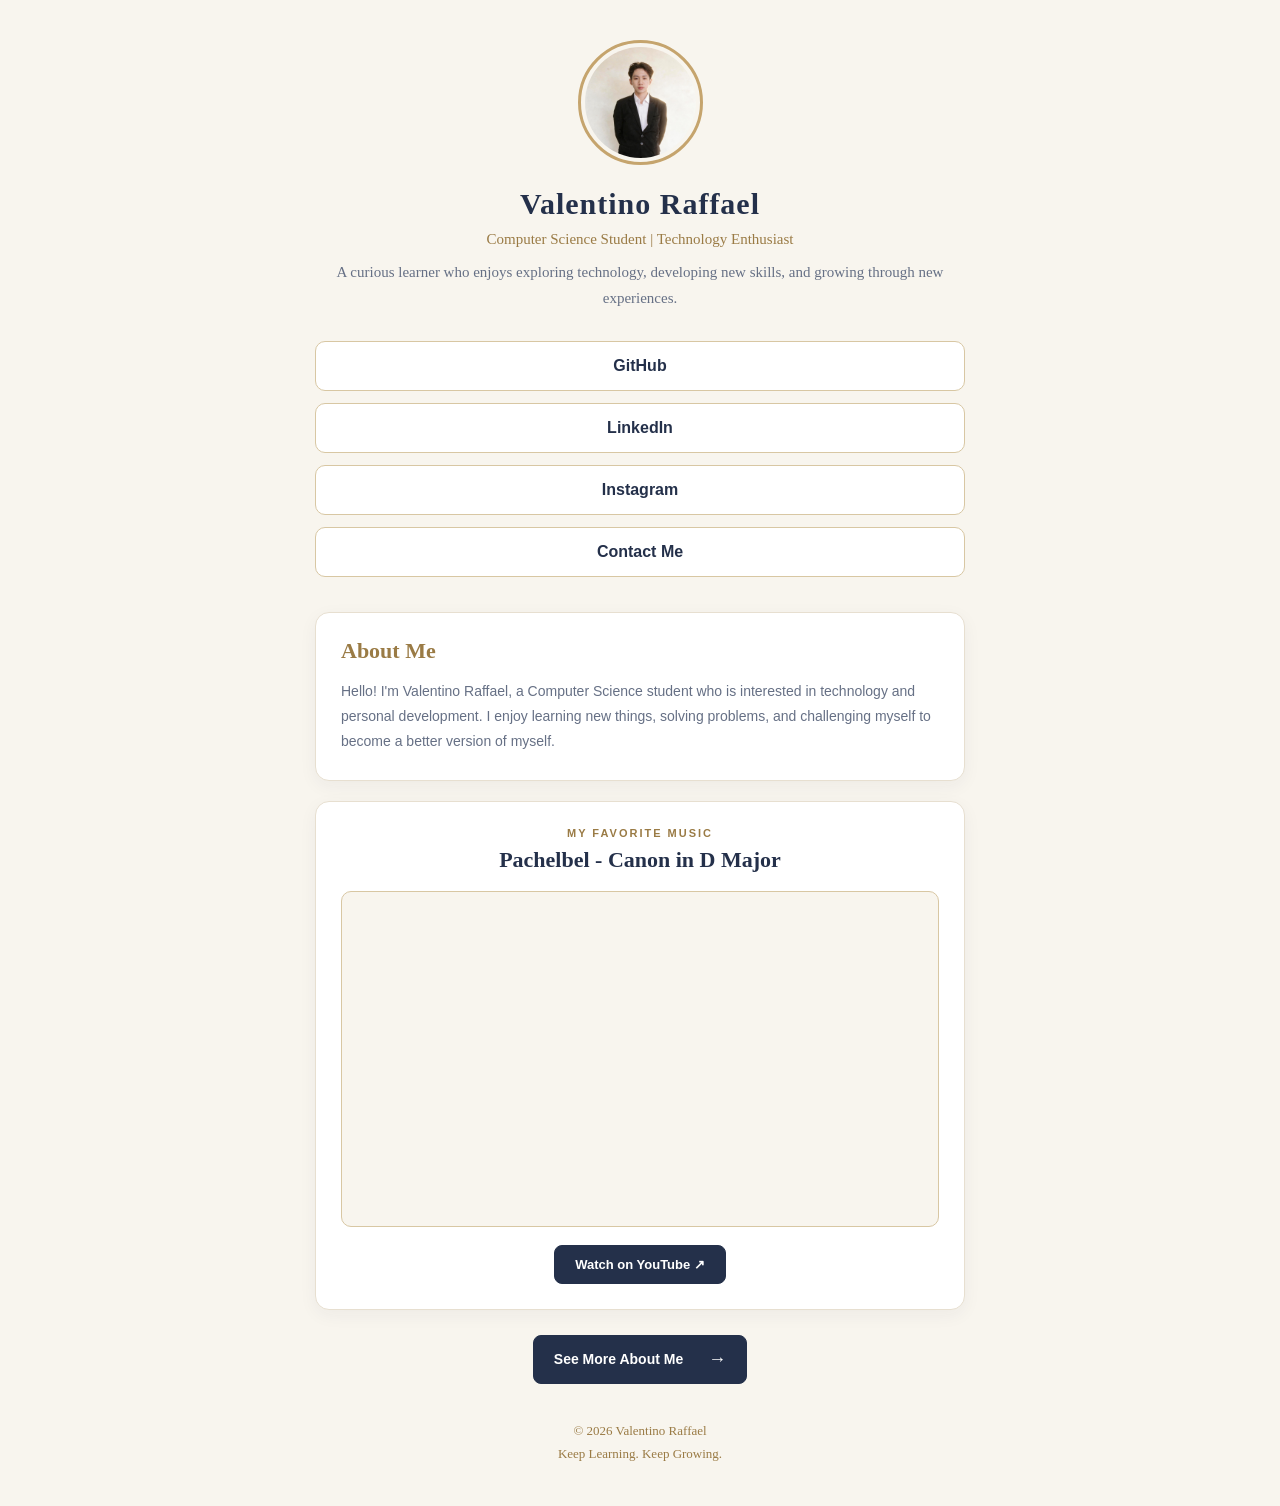
<file: index.html>
<!DOCTYPE html>
<html lang="en">

<head>
    <meta charset="UTF-8">
    <meta name="viewport" content="width=device-width, initial-scale=1.0">
    <title>Valentino Raffael | Personal Linktree</title>
    <link rel="stylesheet" href="styleval.css">
</head>
<body>
    <div class="container">
        <div class="profile">
            <img
                src="Valentino 1 (1).jpeg"
                alt="Foto Profil Valentino Raffael"
            >
            <h1>Valentino Raffael</h1>
            <p class="description">
                Computer Science Student | Technology Enthusiast
            </p>
            <p class="bio">
                A curious learner who enjoys exploring technology,
                developing new skills, and growing through new experiences.
            </p>
        </div>
        <div class="links">
            <a
                href="https://github.com/Valnrap/Pemrograman-Berbasis-Web-PBW-"
                target="_blank"
            >
                GitHub
            </a>
            <a
                href="https://www.linkedin.com/in/valentino-raffael-7995462a1"
                target="_blank"
            >
                LinkedIn
            </a>
            <a
                href="https://www.instagram.com/valentinoraffael_"
                target="_blank"
            >
                Instagram
            </a>
            <a href="mailto:valentinoraffael7@gmail.com">
                Contact Me
            </a>
        </div>
        <section class="card">
            <h2>About Me</h2>
            <p>
                Hello! I'm Valentino Raffael, a Computer Science student
                who is interested in technology and personal development.
                I enjoy learning new things, solving problems, and
                challenging myself to become a better version of myself.
            </p>
        </section>
       <section class="music-section">

    <p class="music-label">
        MY FAVORITE MUSIC
    </p>

    <h2>
        Pachelbel - Canon in D Major
    </h2>

    <div class="music-box">

        <iframe
            src="https://www.youtube.com/embed/9nX_ReyaetE"
            title="Pachelbel - Canon in D Major"
            allow="accelerometer; autoplay; clipboard-write; encrypted-media; gyroscope; picture-in-picture; web-share"
            allowfullscreen>
        </iframe>

    </div>

    <a
        href="https://youtu.be/9nX_ReyaetE?si=eCO3o9AVjckGsjWp"
        target="_blank"
        class="youtube-button"
    >
        Watch on YouTube ↗
    </a>

        </section>
        <div class="next-page">
            <a href="connect.html" class="next-button">
                See More About Me
                <span>→</span>
            </a>
        </div>
        <footer>
            <p>© 2026 Valentino Raffael</p>
            <p>Keep Learning. Keep Growing.</p>
        </footer>
    </div>
</body>
</html>
</file>
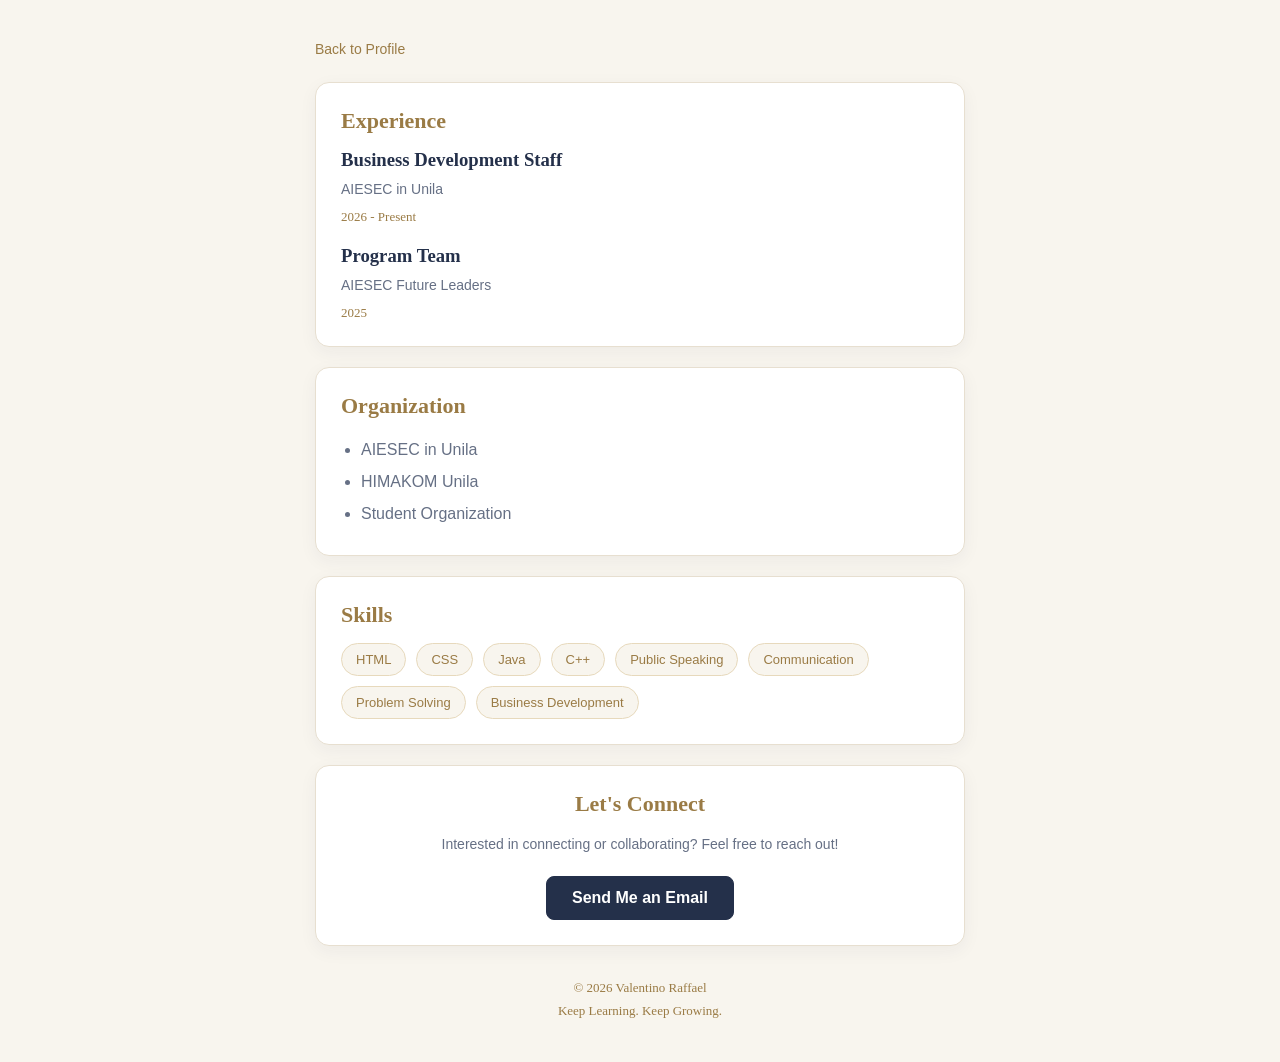
<file: connect.html>
<!DOCTYPE html>
<html lang="en">

<head>
    <meta charset="UTF-8">
    <meta name="viewport" content="width=device-width, initial-scale=1.0">

    <title>Valentino Raffael | More About Me</title>

    <link rel="stylesheet" href="styleval.css">
</head>

<body>

    <div class="container">

        <a href="index.html" class="back-button">
            Back to Profile
        </a>
        <section class="card">
            <h2>Experience</h2>
            <div class="item">
                <h3>Business Development Staff</h3>
                <p>
                    AIESEC in Unila
                </p>
                <span>
                    2026 - Present
                </span>

            </div>


            <div class="item">

                <h3>Program Team</h3>

                <p>
                    AIESEC Future Leaders
                </p>

                <span>
                    2025
                </span>

            </div>

        </section>

        <section class="card">

            <h2>Organization</h2>

            <ul>

                <li>AIESEC in Unila</li>

                <li>HIMAKOM Unila</li>

                <li>Student Organization</li>

            </ul>

        </section>

        <section class="card">

            <h2>Skills</h2>

            <div class="skills">

                <span>HTML</span>

                <span>CSS</span>

                <span>Java</span>

                <span>C++</span>

                <span>Public Speaking</span>

                <span>Communication</span>

                <span>Problem Solving</span>

                <span>Business Development</span>
            </div>
        </section>

        <section class="card contact">
            <h2>Let's Connect</h2>
            <p>
                Interested in connecting or collaborating?
                Feel free to reach out!
            </p>
            <a
                href="mailto:valentinoraffael7@gmail.com"
                class="contact-button"
            >
                Send Me an Email
            </a>

        </section>
        <footer>
            <p>© 2026 Valentino Raffael</p>
            <p>Keep Learning. Keep Growing.</p>
        </footer>
    </div>
</body>
</html>
</file>
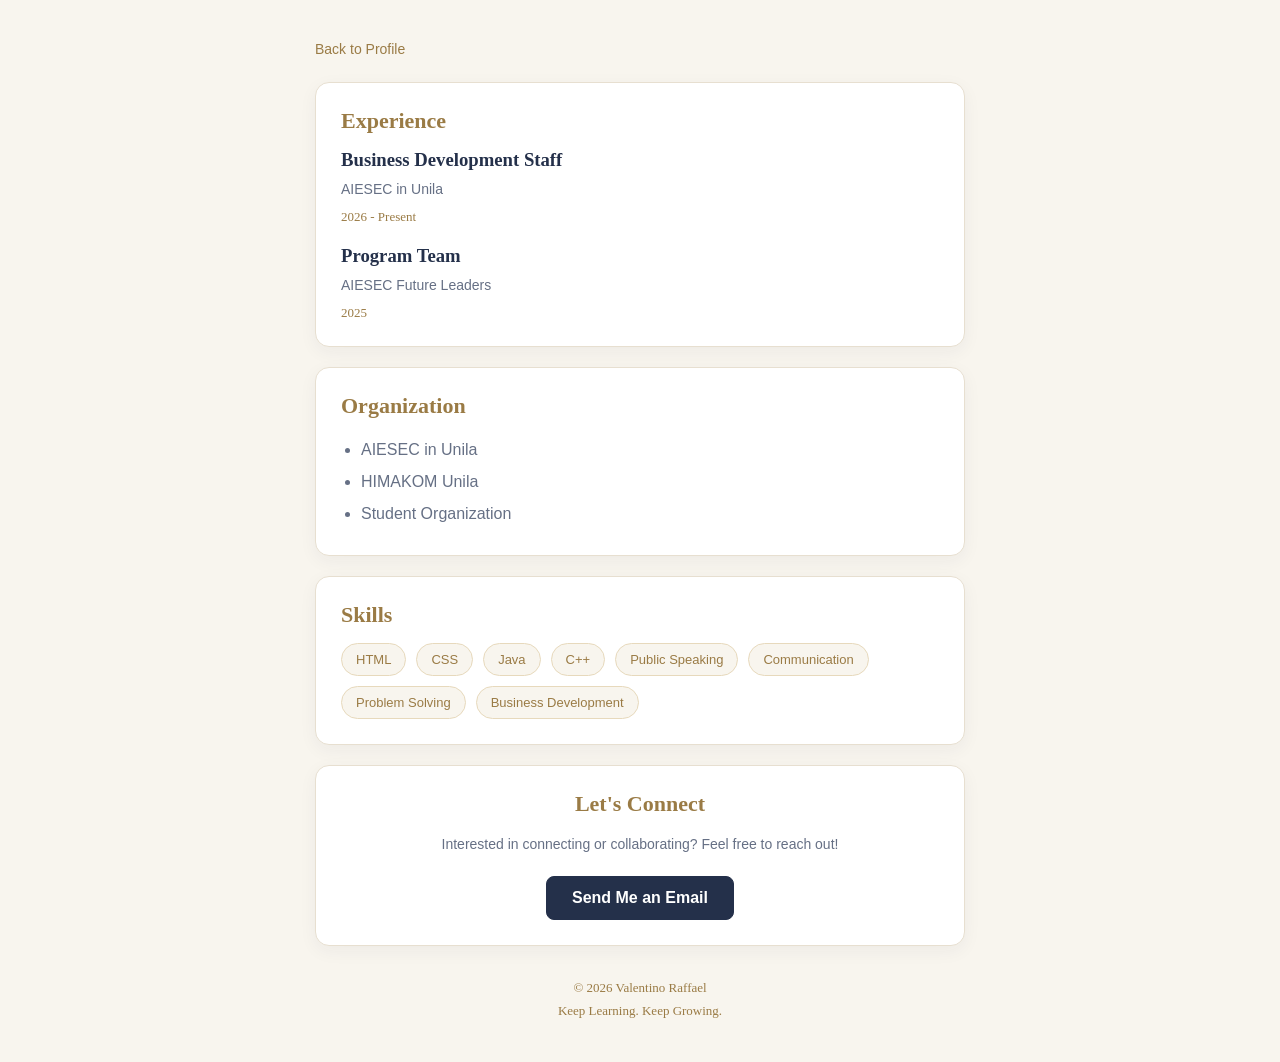
<file: connects.html>
<!DOCTYPE html>
<html lang="en">

<head>
    <meta charset="UTF-8">
    <meta name="viewport" content="width=device-width, initial-scale=1.0">

    <title>Valentino Raffael | More About Me</title>

    <link rel="stylesheet" href="styleval.css">
</head>

<body>

    <div class="container">

        <a href="indexs.html" class="back-button">
            Back to Profile
        </a>
        <section class="card">
            <h2>Experience</h2>
            <div class="item">
                <h3>Business Development Staff</h3>
                <p>
                    AIESEC in Unila
                </p>
                <span>
                    2026 - Present
                </span>

            </div>


            <div class="item">

                <h3>Program Team</h3>

                <p>
                    AIESEC Future Leaders
                </p>

                <span>
                    2025
                </span>

            </div>

        </section>

        <section class="card">

            <h2>Organization</h2>

            <ul>

                <li>AIESEC in Unila</li>

                <li>HIMAKOM Unila</li>

                <li>Student Organization</li>

            </ul>

        </section>

        <section class="card">

            <h2>Skills</h2>

            <div class="skills">

                <span>HTML</span>

                <span>CSS</span>

                <span>Java</span>

                <span>C++</span>

                <span>Public Speaking</span>

                <span>Communication</span>

                <span>Problem Solving</span>

                <span>Business Development</span>
            </div>
        </section>

        <section class="card contact">
            <h2>Let's Connect</h2>
            <p>
                Interested in connecting or collaborating?
                Feel free to reach out!
            </p>
            <a
                href="mailto:valentinoraffael7@gmail.com"
                class="contact-button"
            >
                Send Me an Email
            </a>

        </section>
        <footer>
            <p>© 2026 Valentino Raffael</p>
            <p>Keep Learning. Keep Growing.</p>
        </footer>
    </div>
</body>
</html>
</file>
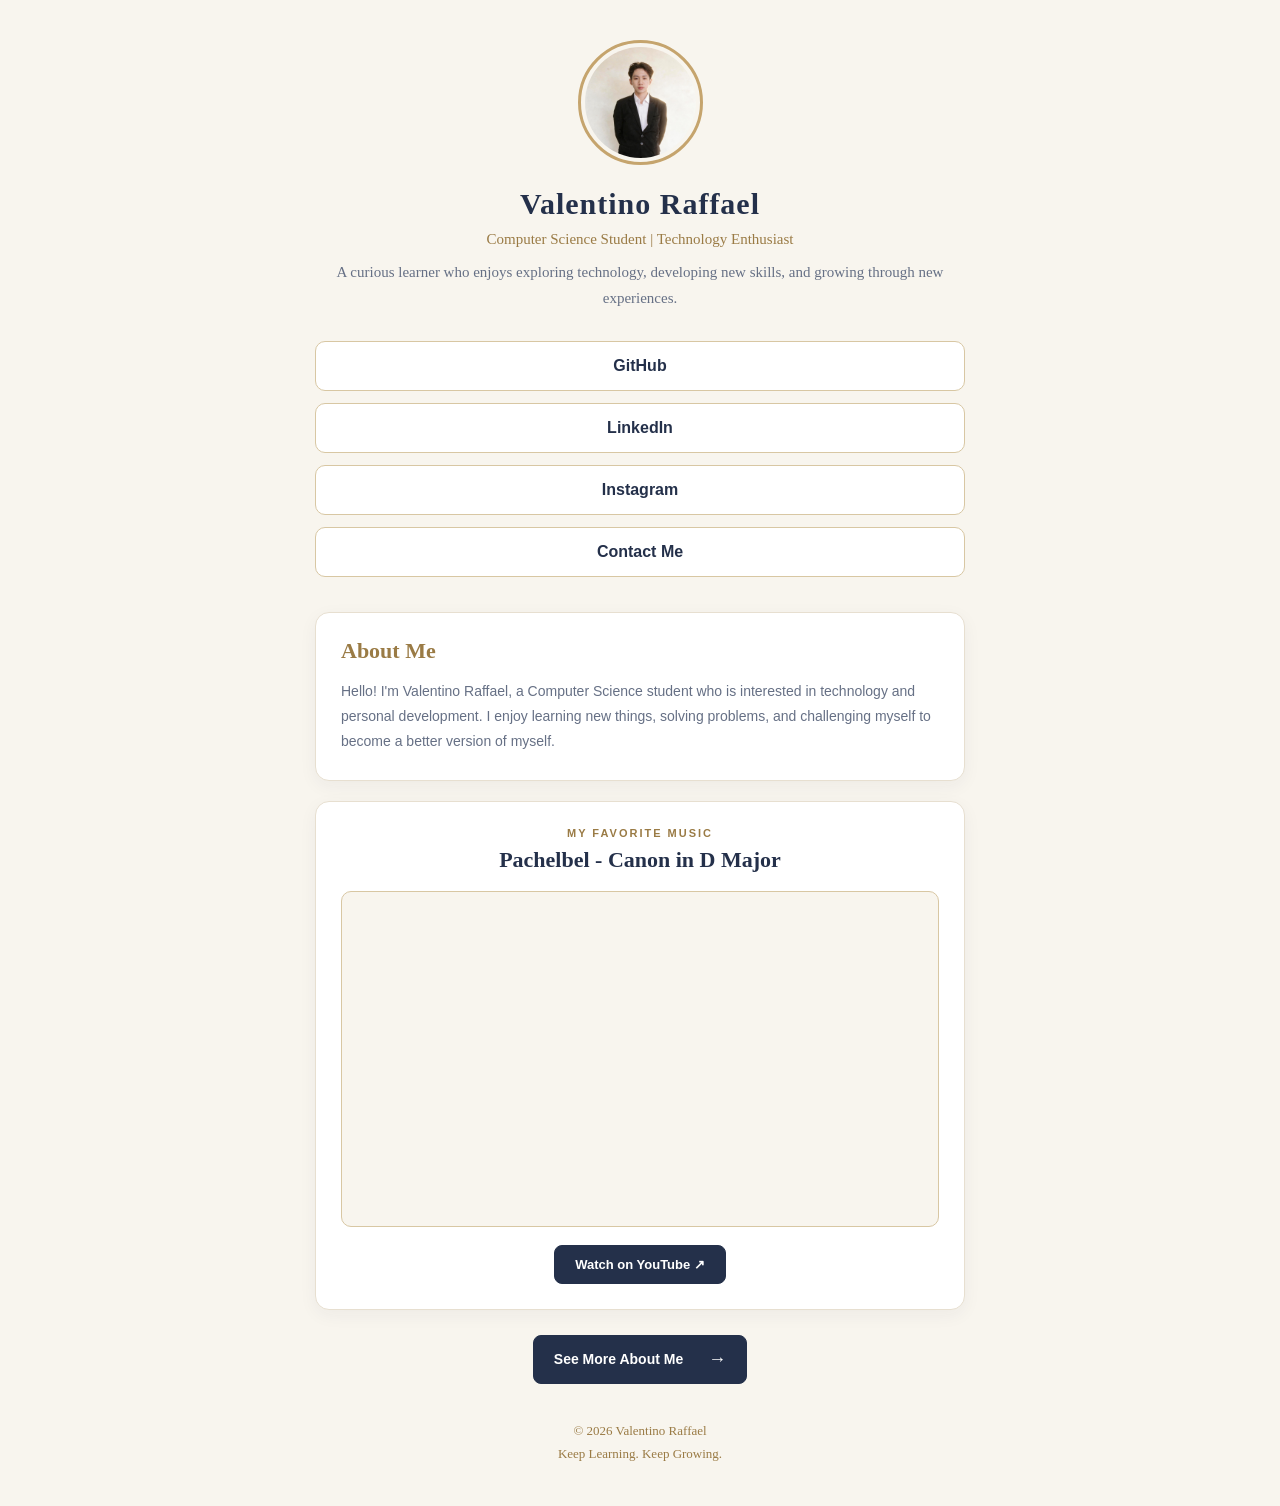
<file: indexs.html>
<!DOCTYPE html>
<html lang="en">

<head>
    <meta charset="UTF-8">
    <meta name="viewport" content="width=device-width, initial-scale=1.0">
    <title>Valentino Raffael | Personal Linktree</title>
    <link rel="stylesheet" href="styleval.css">
</head>
<body>
    <div class="container">
        <div class="profile">
            <img
                src="Valentino 1 (1).jpeg"
                alt="Foto Profil Valentino Raffael"
            >
            <h1>Valentino Raffael</h1>
            <p class="description">
                Computer Science Student | Technology Enthusiast
            </p>
            <p class="bio">
                A curious learner who enjoys exploring technology,
                developing new skills, and growing through new experiences.
            </p>
        </div>
        <div class="links">
            <a
                href="https://github.com/Valnrap/Pemrograman-Berbasis-Web-PBW-"
                target="_blank"
            >
                GitHub
            </a>
            <a
                href="https://www.linkedin.com/in/valentino-raffael-7995462a1"
                target="_blank"
            >
                LinkedIn
            </a>
            <a
                href="https://www.instagram.com/valentinoraffael_"
                target="_blank"
            >
                Instagram
            </a>
            <a href="mailto:valentinoraffael7@gmail.com">
                Contact Me
            </a>
        </div>
        <section class="card">
            <h2>About Me</h2>
            <p>
                Hello! I'm Valentino Raffael, a Computer Science student
                who is interested in technology and personal development.
                I enjoy learning new things, solving problems, and
                challenging myself to become a better version of myself.
            </p>
        </section>
       <section class="music-section">

    <p class="music-label">
        MY FAVORITE MUSIC
    </p>

    <h2>
        Pachelbel - Canon in D Major
    </h2>

    <div class="music-box">

        <iframe
            src="https://www.youtube.com/embed/9nX_ReyaetE"
            title="Pachelbel - Canon in D Major"
            allow="accelerometer; autoplay; clipboard-write; encrypted-media; gyroscope; picture-in-picture; web-share"
            allowfullscreen>
        </iframe>

    </div>

    <a
        href="https://youtu.be/9nX_ReyaetE?si=eCO3o9AVjckGsjWp"
        target="_blank"
        class="youtube-button"
    >
        Watch on YouTube ↗
    </a>

        </section>
        <div class="next-page">
            <a href="connects.html" class="next-button">
                See More About Me
                <span>→</span>
            </a>
        </div>
        <footer>
            <p>© 2026 Valentino Raffael</p>
            <p>Keep Learning. Keep Growing.</p>
        </footer>
    </div>
</body>
</html>
</file>
<file: styleval.css>
* {
    margin: 0;
    padding: 0;
    box-sizing: border-box;
}

body {
    font-family: Georgia, "Times New Roman", serif;
    background: #F8F5EE;
    color: #24304A;
    min-height: 100vh;
    padding: 40px 20px;
}

.container {
    width: 100%;
    max-width: 650px;
    margin: auto;
}

.profile {
    text-align: center;
    margin-bottom: 30px;
}

.profile img {
    width: 125px;
    height: 125px;
    border-radius: 50%;
    object-fit: cover;
    border: 3px solid #C5A46D;
    padding: 4px;
    margin-bottom: 18px;
}

.profile h1 {
    font-size: 30px;
    margin-bottom: 10px;
    letter-spacing: 1px;
}

.description {
    font-size: 15px;
    color: #9A7B45;
    margin-bottom: 12px;
}

.bio {
    line-height: 1.7;
    color: #667085;
    font-size: 15px;
}

.links {
    display: flex;
    flex-direction: column;
    gap: 12px;
    margin-bottom: 35px;
}

.links a {
    display: block;
    text-align: center;
    text-decoration: none;
    color: #24304A;
    background: #FFFFFF;
    border: 1px solid #D8C7A3;
    padding: 15px;
    border-radius: 10px;
    font-weight: bold;
    font-family: Arial, sans-serif;
    transition: 0.3s;
}

.links a:hover {
    background: #24304A;
    color: #FFFFFF;
    border-color: #C5A46D;
    transform: translateY(-3px);
    box-shadow: 0 8px 18px rgba(36, 48, 74, 0.12);
}

.card {
    background: #FFFFFF;
    padding: 25px;
    border: 1px solid #E7DFD0;
    border-radius: 14px;
    margin-bottom: 20px;
    box-shadow: 0 5px 18px rgba(36, 48, 74, 0.05);
}

.card h2 {
    color: #9A7B45;
    font-size: 22px;
    margin-bottom: 15px;
}

.card p {
    color: #667085;
    line-height: 1.8;
    font-family: Arial, sans-serif;
    font-size: 14px;
}

.item {
    margin-bottom: 20px;
}

.item:last-child {
    margin-bottom: 0;
}

.item h3 {
    margin-bottom: 6px;
    color: #24304A;
}

.item p {
    margin-bottom: 5px;
}

.item span {
    font-size: 13px;
    color: #9A7B45;
}

.card ul {
    padding-left: 20px;
    color: #667085;
    line-height: 2;
    font-family: Arial, sans-serif;
}

.skills {
    display: flex;
    flex-wrap: wrap;
    gap: 10px;
}

.skills span {
    background: #F8F5EE;
    color: #9A7B45;
    border: 1px solid #E7D9BC;
    padding: 8px 14px;
    border-radius: 20px;
    font-size: 13px;
    font-family: Arial, sans-serif;
}

.contact {
    text-align: center;
}

.contact-button {
    display: inline-block;
    margin-top: 18px;
    padding: 12px 25px;
    background: #24304A;
    color: #FFFFFF;
    text-decoration: none;
    border: 1px solid #24304A;
    border-radius: 8px;
    font-weight: bold;
    font-family: Arial, sans-serif;
    transition: 0.3s;
}

.contact-button:hover {
    background: #C5A46D;
    border-color: #C5A46D;
    color: #FFFFFF;
    transform: scale(1.05);
}

.music-section {
    background: #FFFFFF;
    padding: 25px;
    border: 1px solid #E7DFD0;
    border-radius: 14px;
    margin-bottom: 25px;
    text-align: center;
    box-shadow: 0 5px 18px rgba(36, 48, 74, 0.05);
}

.music-label {
    color: #9A7B45;
    font-family: Arial, sans-serif;
    font-size: 11px;
    font-weight: bold;
    letter-spacing: 2px;
    margin-bottom: 8px;
}

.music-section h2 {
    color: #24304A;
    font-size: 22px;
    margin-bottom: 18px;
}

.music-box {
    width: 100%;
    aspect-ratio: 16 / 9;
    overflow: hidden;
    border-radius: 10px;
    border: 1px solid #D8C7A3;
    background: #F8F5EE;
    margin-bottom: 18px;
}

.music-box iframe {
    width: 100%;
    height: 100%;
    border: none;
    display: block;
}

.youtube-button {
    display: inline-block;
    padding: 11px 20px;

    background: #24304A;
    color: #FFFFFF;

    text-decoration: none;

    border: 1px solid #24304A;
    border-radius: 8px;

    font-family: Arial, sans-serif;
    font-size: 13px;
    font-weight: bold;

    transition: 0.3s;
}

.youtube-button:hover {
    background: #C5A46D;
    border-color: #C5A46D;
    transform: translateY(-2px);
}

.next-page {
    text-align: center;
    margin: 25px 0 35px;
}

.next-button {
    display: inline-flex;
    align-items: center;
    justify-content: space-between;
    gap: 25px;

    padding: 13px 20px;

    background: #24304A;
    color: #FFFFFF;

    text-decoration: none;

    border: 1px solid #24304A;
    border-radius: 8px;

    font-family: Arial, sans-serif;
    font-size: 14px;
    font-weight: bold;

    transition: 0.3s;
}

.next-button span {
    font-size: 18px;
}

.next-button:hover {
    background: #C5A46D;
    border-color: #C5A46D;
    transform: translateY(-2px);
}

.back-button {
    display: inline-block;

    margin-bottom: 25px;

    color: #9A7B45;

    text-decoration: none;

    font-family: Arial, sans-serif;
    font-size: 14px;

    transition: 0.3s;
}

.back-button:hover {
    color: #24304A;
    transform: translateX(-3px);
}

footer {
    text-align: center;
    margin-top: 30px;
    color: #9A7B45;
    font-size: 13px;
    line-height: 1.8;
}

@media (max-width: 600px) {

    body {
        padding: 25px 15px;
    }

    .profile h1 {
        font-size: 25px;
    }

    .card {
        padding: 20px;
    }

}
</file>
